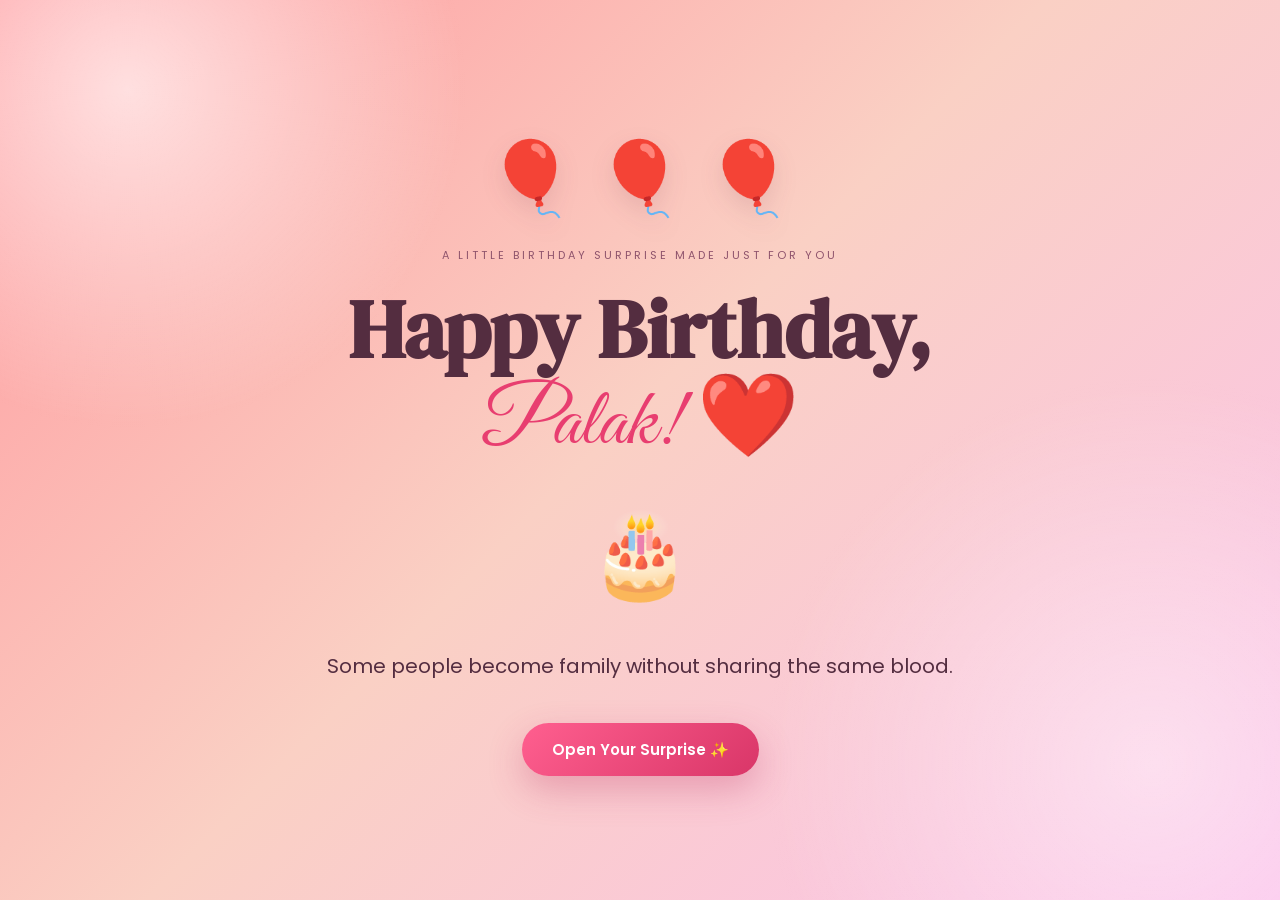
<file: index.html>
<!DOCTYPE html>
<html lang="en">
<head>
<meta charset="UTF-8">
<meta name="viewport" content="width=device-width, initial-scale=1.0">
<meta name="theme-color" content="#e83e70">
<meta name="description" content="A special birthday surprise made with love for Palak ❤️">
<title>Happy Birthday Palak ❤️</title>
<link rel="stylesheet" href="style.css">
</head>
<body>
<div class="hearts"></div>

<main class="hero">
  <div class="balloons">🎈 🎈 🎈</div>
  <p class="tiny">A little birthday surprise made just for you</p>
  <h1>Happy Birthday,<br><span>Palak! ❤️</span></h1>
  <div class="cake">🎂</div>
  <p class="subtitle">Some people become family without sharing the same blood.</p>
  <button onclick="go('memories.html')">Open Your Surprise ✨</button>
</main>

<script src="script.js"></script>
</body>
</html>
</file>
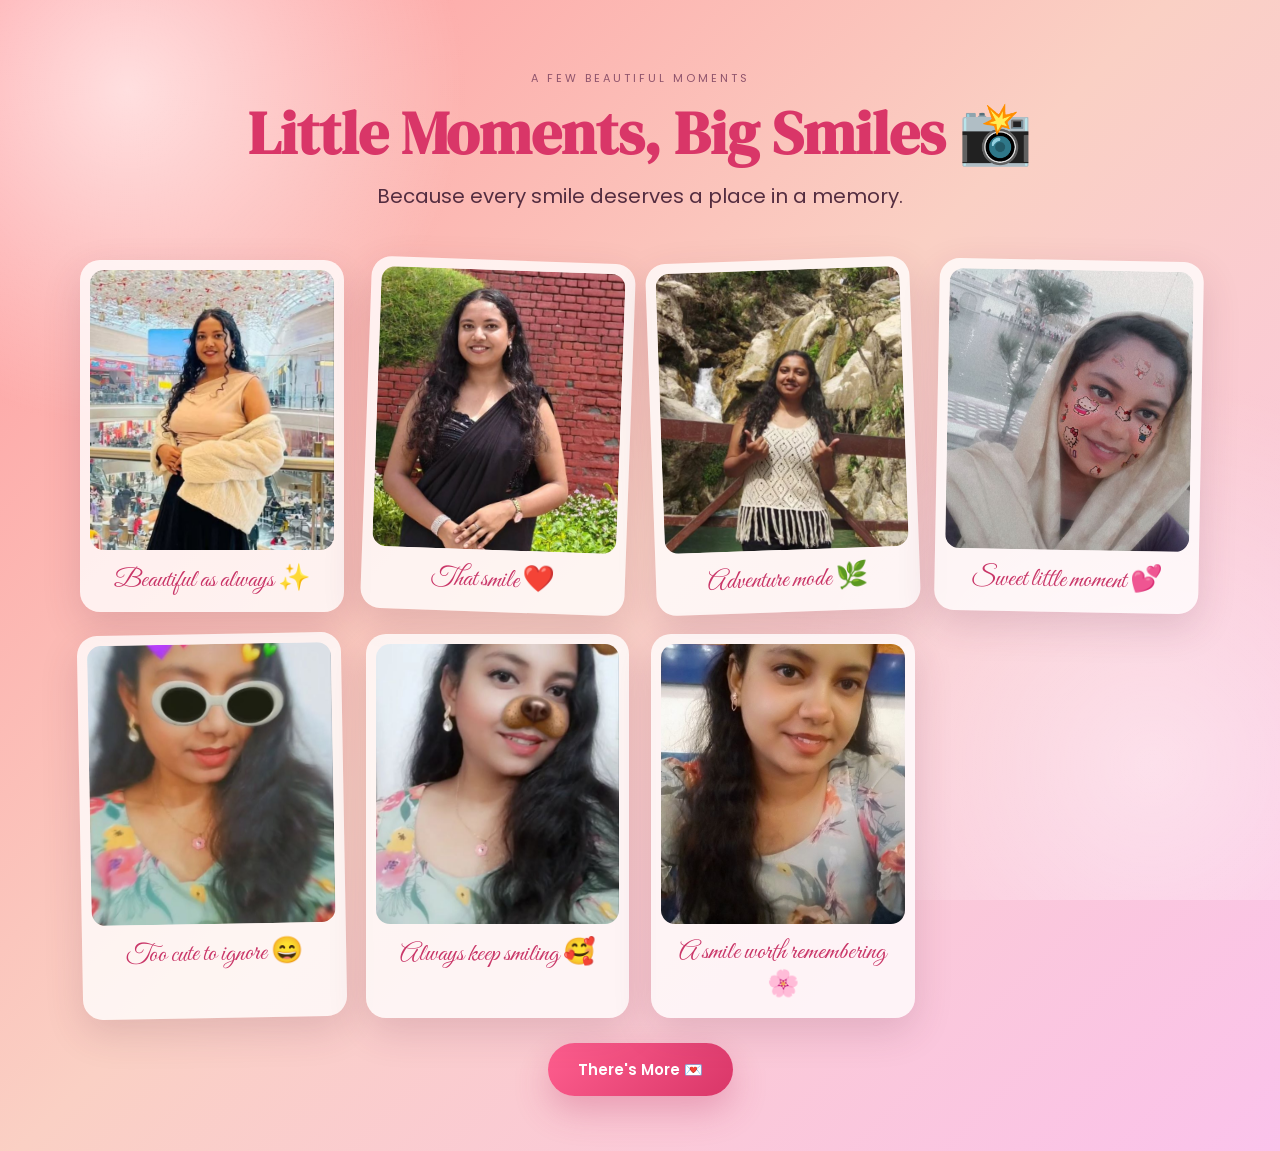
<file: memories.html>
<!DOCTYPE html>
<html lang="en">
<head>
<meta charset="UTF-8">
<meta name="viewport" content="width=device-width, initial-scale=1.0">
<meta name="theme-color" content="#e83e70">
<meta name="description" content="A special birthday surprise made with love for Palak ❤️">
<title>Memories ❤️</title>
<link rel="stylesheet" href="style.css">
</head>
<body>
<div class="page">
  <header>
    <p class="tiny">A few beautiful moments</p>
    <h1>Little Moments, Big Smiles 📸</h1>
    <p class="subtitle">Because every smile deserves a place in a memory.</p>
  </header>

  <section class="gallery">
    <figure><img src="photo1.jpg" alt="Memory 1"><figcaption>Beautiful as always ✨</figcaption></figure>
    <figure><img src="photo2.jpg" alt="Memory 2"><figcaption>That smile ❤️</figcaption></figure>
    <figure><img src="photo3.jpg" alt="Memory 3"><figcaption>Adventure mode 🌿</figcaption></figure>
    <figure><img src="photo4.jpg" alt="Memory 4"><figcaption>Sweet little moment 💕</figcaption></figure>
    <figure><img src="photo5.jpg" alt="Memory 5"><figcaption>Too cute to ignore 😄</figcaption></figure>
    <figure><img src="photo6.jpg" alt="Memory 6"><figcaption>Always keep smiling 🥰</figcaption></figure>
    <figure><img src="photo7.jpg" alt="Memory 7"><figcaption>A smile worth remembering 🌸</figcaption></figure>
  </section>

  <button onclick="go('message.html')">There's More 💌</button>
</div>
<script src="script.js"></script>
</body>
</html>
</file>
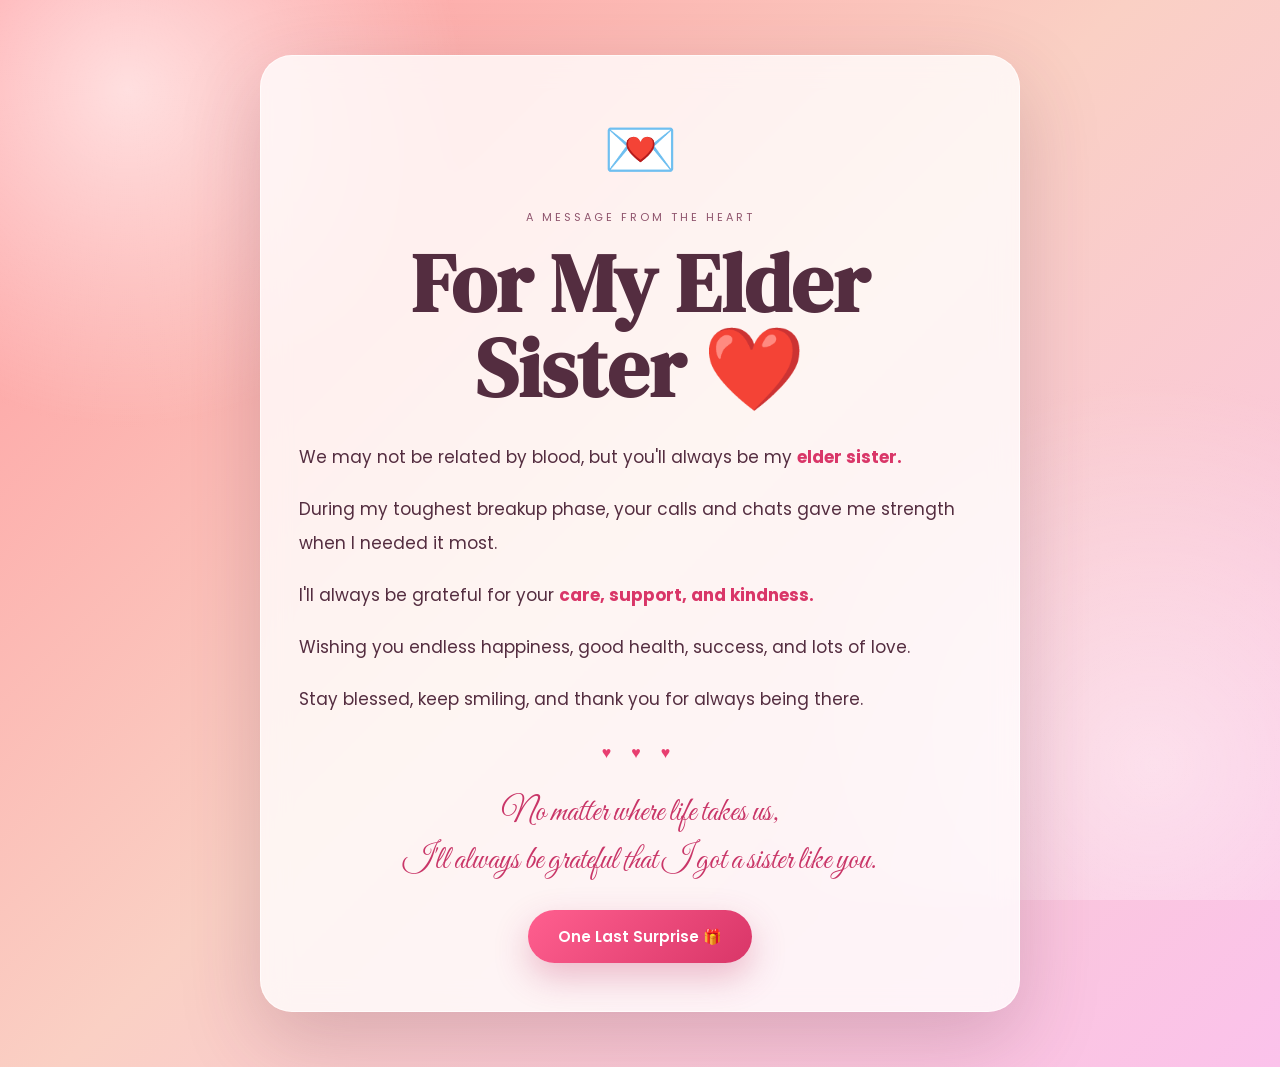
<file: message.html>
<!DOCTYPE html>
<html lang="en">
<head>
<meta charset="UTF-8">
<meta name="viewport" content="width=device-width, initial-scale=1.0">
<meta name="theme-color" content="#e83e70">
<meta name="description" content="A special birthday surprise made with love for Palak ❤️">
<title>A Message For You 💌</title>
<link rel="stylesheet" href="style.css">
</head>
<body>
<div class="page message-page">
  <div class="letter">
    <div class="letter-icon">💌</div>
    <p class="tiny">A message from the heart</p>
    <h1>For My Elder Sister ❤️</h1>

    <div class="message">
      <p>We may not be related by blood, but you'll always be my <strong>elder sister.</strong></p>
      <p>During my toughest breakup phase, your calls and chats gave me strength when I needed it most.</p>
      <p>I'll always be grateful for your <strong>care, support, and kindness.</strong></p>
      <p>Wishing you endless happiness, good health, success, and lots of love.</p>
      <p>Stay blessed, keep smiling, and thank you for always being there.</p>
    </div>

    <div class="divider">♥ ♥ ♥</div>
    <p class="closing">No matter where life takes us,<br>I'll always be grateful that I got a sister like you.</p>
    <button onclick="go('surprise.html')">One Last Surprise 🎁</button>
  </div>
</div>
<script src="script.js"></script>
</body>
</html>
</file>
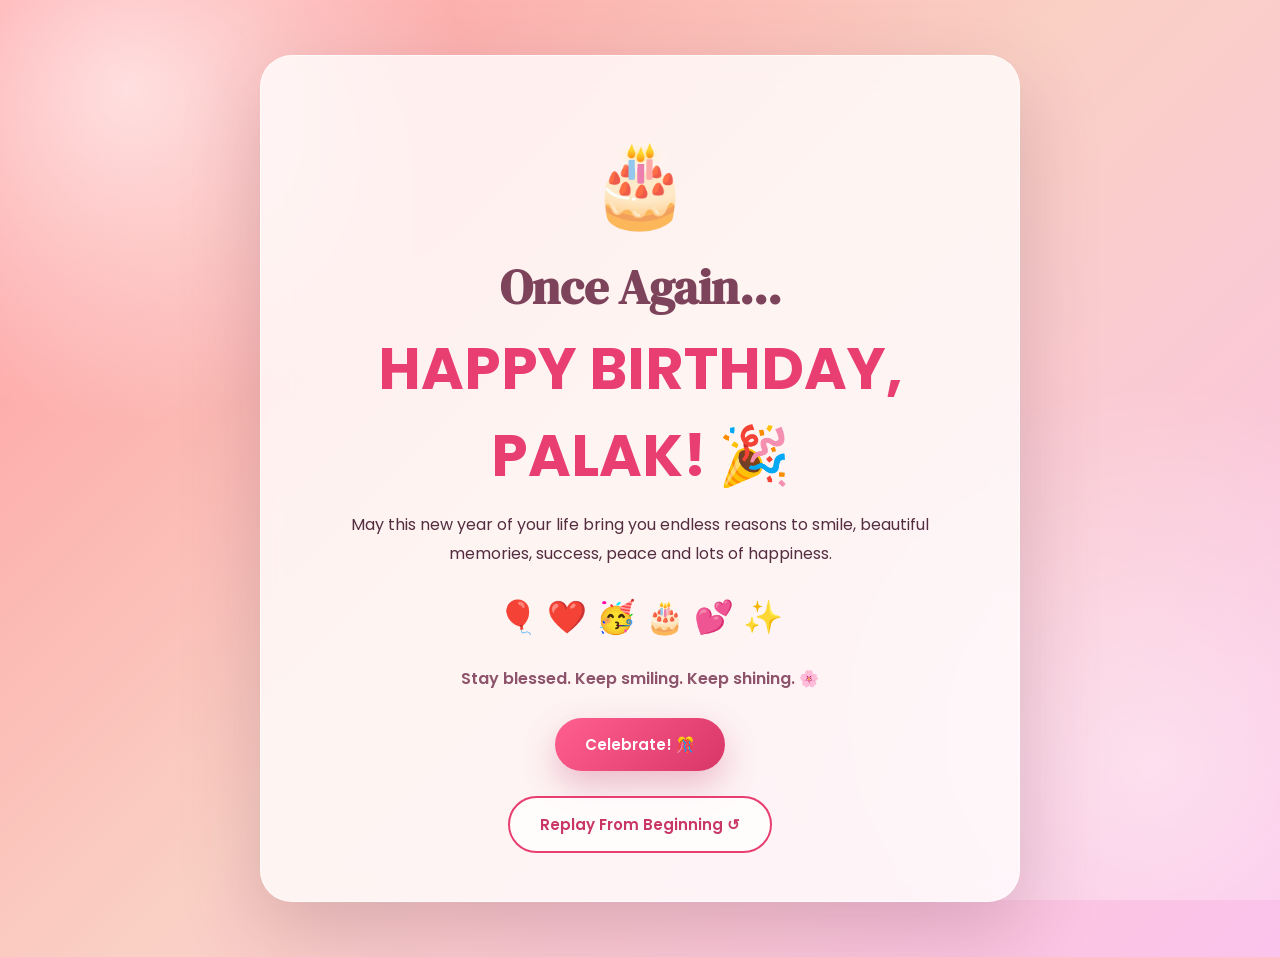
<file: surprise.html>
<!DOCTYPE html>
<html lang="en">
<head>
<meta charset="UTF-8">
<meta name="viewport" content="width=device-width, initial-scale=1.0">
<meta name="theme-color" content="#e83e70">
<meta name="description" content="A special birthday surprise made with love for Palak ❤️">
<title>Happy Birthday Palak 🎂</title>
<link rel="stylesheet" href="style.css">
</head>
<body>
<div class="page final-page">
  <div class="final-card">
    <div class="big-cake">🎂</div>
    <h1>Once Again...</h1>
    <h2>HAPPY BIRTHDAY, PALAK! 🎉</h2>
    <p>May this new year of your life bring you endless reasons to smile, beautiful memories, success, peace and lots of happiness.</p>
    <div class="emoji-row">🎈 ❤️ 🥳 🎂 💕 ✨</div>
    <p class="bless">Stay blessed. Keep smiling. Keep shining. 🌸</p>
    <button onclick="celebrate()">Celebrate! 🎊</button>
    <br>
    <button class="secondary" onclick="go('index.html')">Replay From Beginning ↺</button>
  </div>
</div>
<script src="script.js"></script>
</body>
</html>
</file>
<file: style.css>
@import url('https://fonts.googleapis.com/css2?family=DM+Serif+Display&family=Great+Vibes&family=Poppins:wght@300;400;500;600;700&display=swap');

:root{--pink:#e83e70;--deep:#7d3653;--ink:#542d40;--glass:rgba(255,255,255,.78)}
*{box-sizing:border-box;margin:0;padding:0}
html{scroll-behavior:smooth}
body{min-height:100vh;font-family:Poppins,Arial,sans-serif;color:var(--ink);background:linear-gradient(135deg,#ff9a9e,#fad0c4 48%,#fbc2eb);overflow-x:hidden}
body:before{content:"";position:fixed;inset:0;pointer-events:none;background:radial-gradient(circle at 10% 10%,rgba(255,255,255,.65),transparent 24%),radial-gradient(circle at 90% 85%,rgba(255,255,255,.45),transparent 28%);z-index:0}
.hero,.page{position:relative;z-index:2;width:min(1120px,92%);margin:auto;min-height:100vh;display:flex;flex-direction:column;align-items:center;justify-content:center;text-align:center;padding:55px 0}
.hero{min-height:100svh}
.balloons{font-size:clamp(42px,8vw,72px);filter:drop-shadow(0 10px 12px rgba(100,30,60,.12));animation:float 2.6s ease-in-out infinite}
.tiny{text-transform:uppercase;letter-spacing:3px;font-size:11px;color:#8e536c;margin:15px 0}
h1{font-family:"DM Serif Display",serif;font-size:clamp(42px,8vw,82px);line-height:1.04;margin:8px 0}
h1 span{font-family:"Great Vibes",cursive;color:var(--pink);font-weight:400}
.subtitle{font-size:clamp(15px,2.5vw,20px);margin:14px auto;max-width:700px;line-height:1.8}
.cake,.big-cake{font-size:82px;margin:18px;animation:bounce 2s infinite}
button{border:0;border-radius:999px;padding:15px 30px;margin-top:25px;color:#fff;background:linear-gradient(135deg,#ff5f8f,#d93668);font:600 15px Poppins;cursor:pointer;box-shadow:0 14px 35px rgba(190,50,100,.3);transition:.25s}
button:hover{transform:translateY(-3px) scale(1.03);box-shadow:0 18px 42px rgba(190,50,100,.38)}
header{margin-bottom:32px}
header h1{font-size:clamp(36px,6vw,60px);color:#d93668}
.gallery{width:100%;display:grid;grid-template-columns:repeat(4,1fr);gap:22px}
figure{background:rgba(255,255,255,.78);padding:10px 10px 16px;border-radius:20px;box-shadow:0 14px 38px rgba(100,40,70,.16);transform:rotate(var(--r,0deg));transition:.3s}
figure:nth-child(2){--r:2deg}figure:nth-child(3){--r:-2deg}figure:nth-child(4){--r:1deg}figure:nth-child(5){--r:-1deg}
figure:hover{transform:translateY(-9px) rotate(0) scale(1.025)}
figure img{width:100%;height:280px;object-fit:cover;border-radius:14px;display:block}
figcaption{padding:12px 5px 0;font-family:"Great Vibes",cursive;font-size:26px;color:#c93668}
.letter,.final-card{width:min(760px,100%);padding:48px 38px;border-radius:32px;background:var(--glass);box-shadow:0 28px 80px rgba(100,40,70,.22);backdrop-filter:blur(14px);border:1px solid rgba(255,255,255,.65)}
.letter-icon{font-size:60px}.message{text-align:left;font-size:17px;line-height:2;margin-top:28px}.message p{margin-bottom:18px}.message strong{color:#d93668}
.divider{color:#e83e70;letter-spacing:8px;margin:24px 0}.closing{font-family:"Great Vibes",cursive;font-size:32px;line-height:1.5;color:#c93668}
.final-card h1{font-size:48px;color:#7c435a}.final-card h2{font-size:clamp(29px,6vw,58px);color:#e83e70;margin:12px 0}.final-card>p{line-height:1.8;max-width:620px;margin:auto}.emoji-row{font-size:32px;margin:24px 0}.bless{font-weight:600;color:#8d536b}.secondary{background:rgba(255,255,255,.7);color:#c93668;border:2px solid #e83e70;box-shadow:none}
.heart{position:fixed;bottom:-40px;font-size:25px;z-index:1;pointer-events:none;animation:rise linear forwards}.confetti{position:fixed;top:-30px;z-index:99;pointer-events:none;font-size:24px;animation:fall linear forwards}
@keyframes rise{to{transform:translateY(-110vh) rotate(360deg);opacity:0}}@keyframes fall{to{transform:translateY(110vh) rotate(720deg);opacity:0}}@keyframes bounce{0%,100%{transform:translateY(0)}50%{transform:translateY(-12px)}}@keyframes float{0%,100%{transform:translateY(0)}50%{transform:translateY(-10px)}}
@media(max-width:900px){.gallery{grid-template-columns:repeat(2,1fr)}}
@media(max-width:600px){.page{padding:35px 0}.letter,.final-card{padding:32px 22px}.message{font-size:15px;line-height:1.8}figure img{height:330px}.gallery{grid-template-columns:1fr 1fr;gap:12px}.figcaption{font-size:20px}.gallery figure{padding:7px 7px 12px}}
@media(max-width:420px){.gallery{grid-template-columns:1fr}figure img{height:350px}}
</file>
